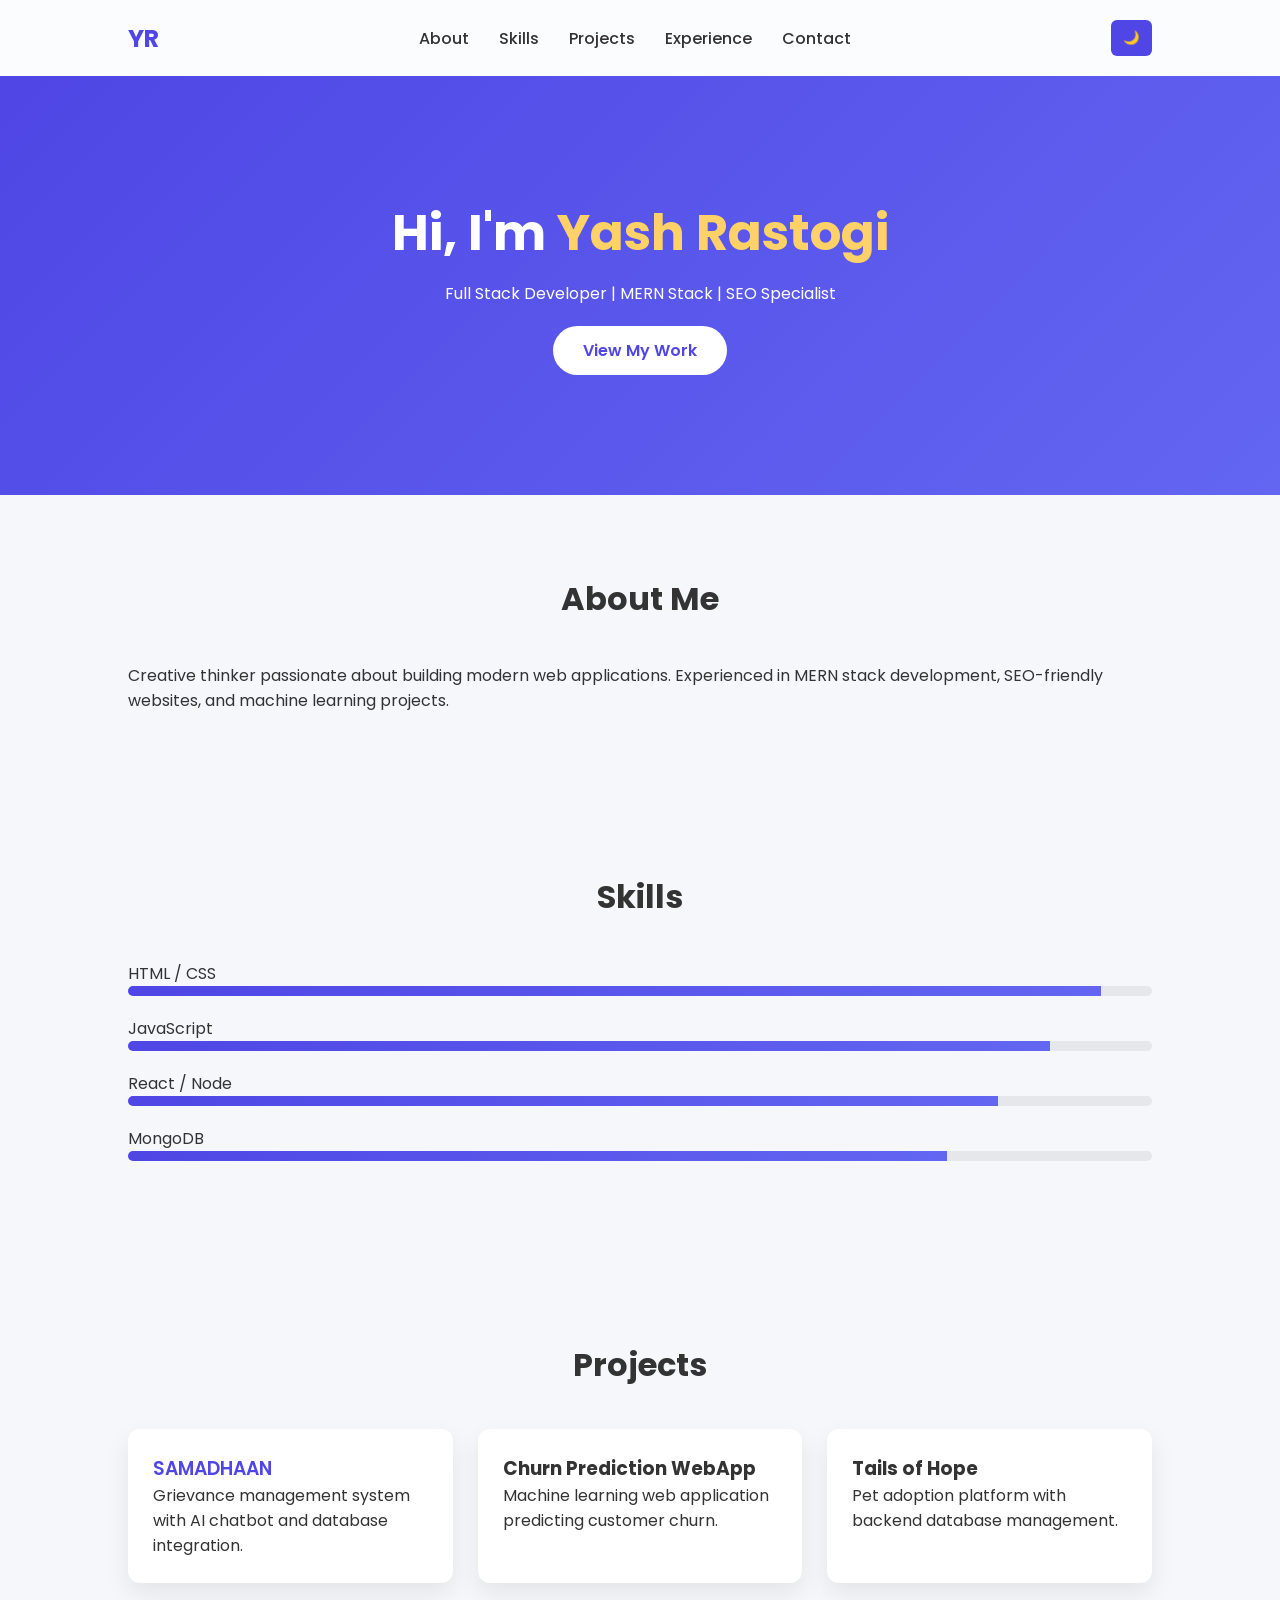
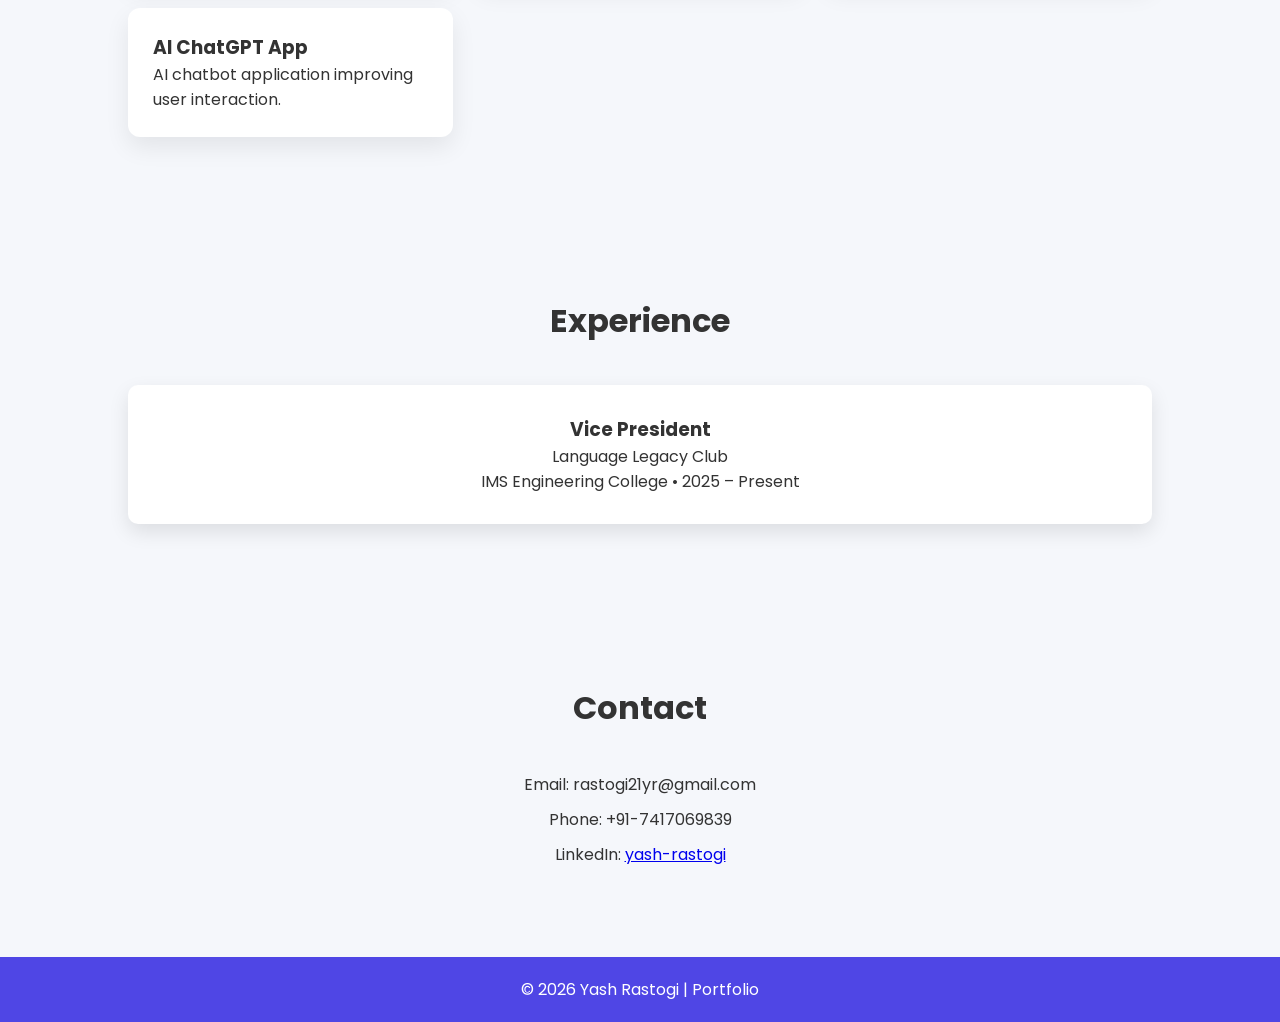
<file: portfolio sgt/index.html>
<!DOCTYPE html>
<html lang="en">
<head>

<meta charset="UTF-8">
<meta name="viewport" content="width=device-width, initial-scale=1.0">

<title>Yash Rastogi Portfolio</title>

<link rel="stylesheet" href="style.css">

<link href="https://fonts.googleapis.com/css2?family=Poppins:wght@300;400;500;600;700&display=swap" rel="stylesheet">

</head>

<body>

<header>

<nav class="navbar">

<h2 class="logo">YR</h2>

<ul class="nav-links">
<li><a href="#about">About</a></li>
<li><a href="#skills">Skills</a></li>
<li><a href="#projects">Projects</a></li>
<li><a href="#experience">Experience</a></li>
<li><a href="#contact">Contact</a></li>
</ul>

<button id="themeToggle">🌙</button>

</nav>

<div class="hero">

<h1>Hi, I'm <span>Yash Rastogi</span></h1>

<p>Full Stack Developer | MERN Stack | SEO Specialist</p>

<a href="#projects" class="btn">View My Work</a>

</div>

</header>

<section id="about" class="section">

<h2>About Me</h2>

<p>
Creative thinker passionate about building modern web applications.  
Experienced in MERN stack development, SEO-friendly websites, and machine learning projects.
</p>

</section>

<section id="skills" class="section">

<h2>Skills</h2>

<div class="skill">

<p>HTML / CSS</p>
<div class="bar"><span style="width:95%"></span></div>

</div>

<div class="skill">

<p>JavaScript</p>
<div class="bar"><span style="width:90%"></span></div>

</div>

<div class="skill">

<p>React / Node</p>
<div class="bar"><span style="width:85%"></span></div>

</div>

<div class="skill">

<p>MongoDB</p>
<div class="bar"><span style="width:80%"></span></div>

</div>

</section>

<section id="projects" class="section">

<h2>Projects</h2>

<div class="project-container">

<div class="project-card">

<h3>
<a href="https://samadhaan.great-site.net/index.html?i=1" 
target="_blank" 
class="project-link">
SAMADHAAN
</a>
</h3>

<p>Grievance management system with AI chatbot and database integration.</p>

</div>

<div class="project-card">
<h3>Churn Prediction WebApp</h3>
<p>Machine learning web application predicting customer churn.</p>
</div>

<div class="project-card">
<h3>Tails of Hope</h3>
<p>Pet adoption platform with backend database management.</p>
</div>

<div class="project-card">
<h3>AI ChatGPT App</h3>
<p>AI chatbot application improving user interaction.</p>
</div>

</div>

</section>

<section id="experience" class="section">

<h2>Experience</h2>

<div class="experience-card">

<h3>Vice President</h3>

<p>Language Legacy Club</p>

<p>IMS Engineering College • 2025 – Present</p>

</div>

</section>

<section id="contact" class="section">

<h2>Contact</h2>

<p>Email: rastogi21yr@gmail.com</p>

<p>Phone: +91-7417069839</p>

<p>LinkedIn: <a href="https://www.linkedin.com/in/yash-rastogi-4037152a5/"> yash-rastogi</a></p>

</section>

<footer>

<p>© 2026 Yash Rastogi | Portfolio</p>

</footer>

<script src="script.js"></script>

</body>
</html>
</file>
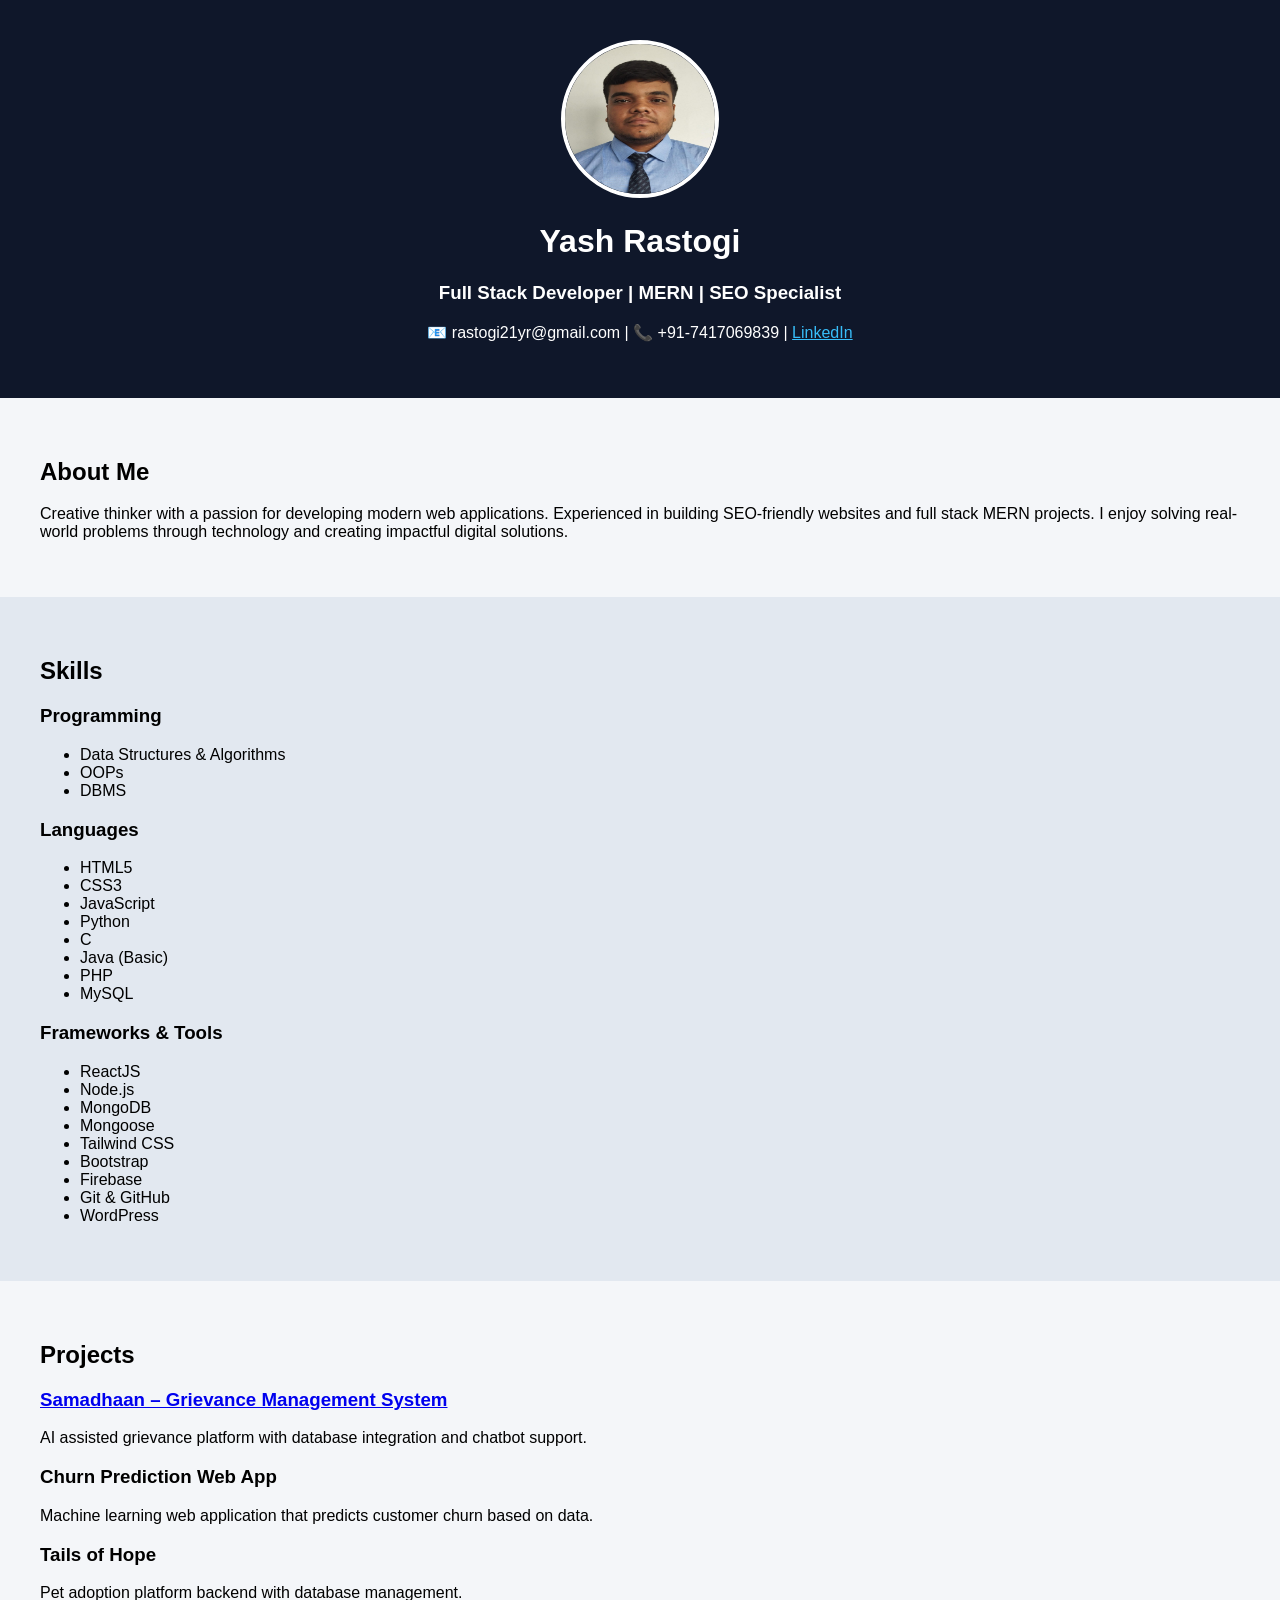
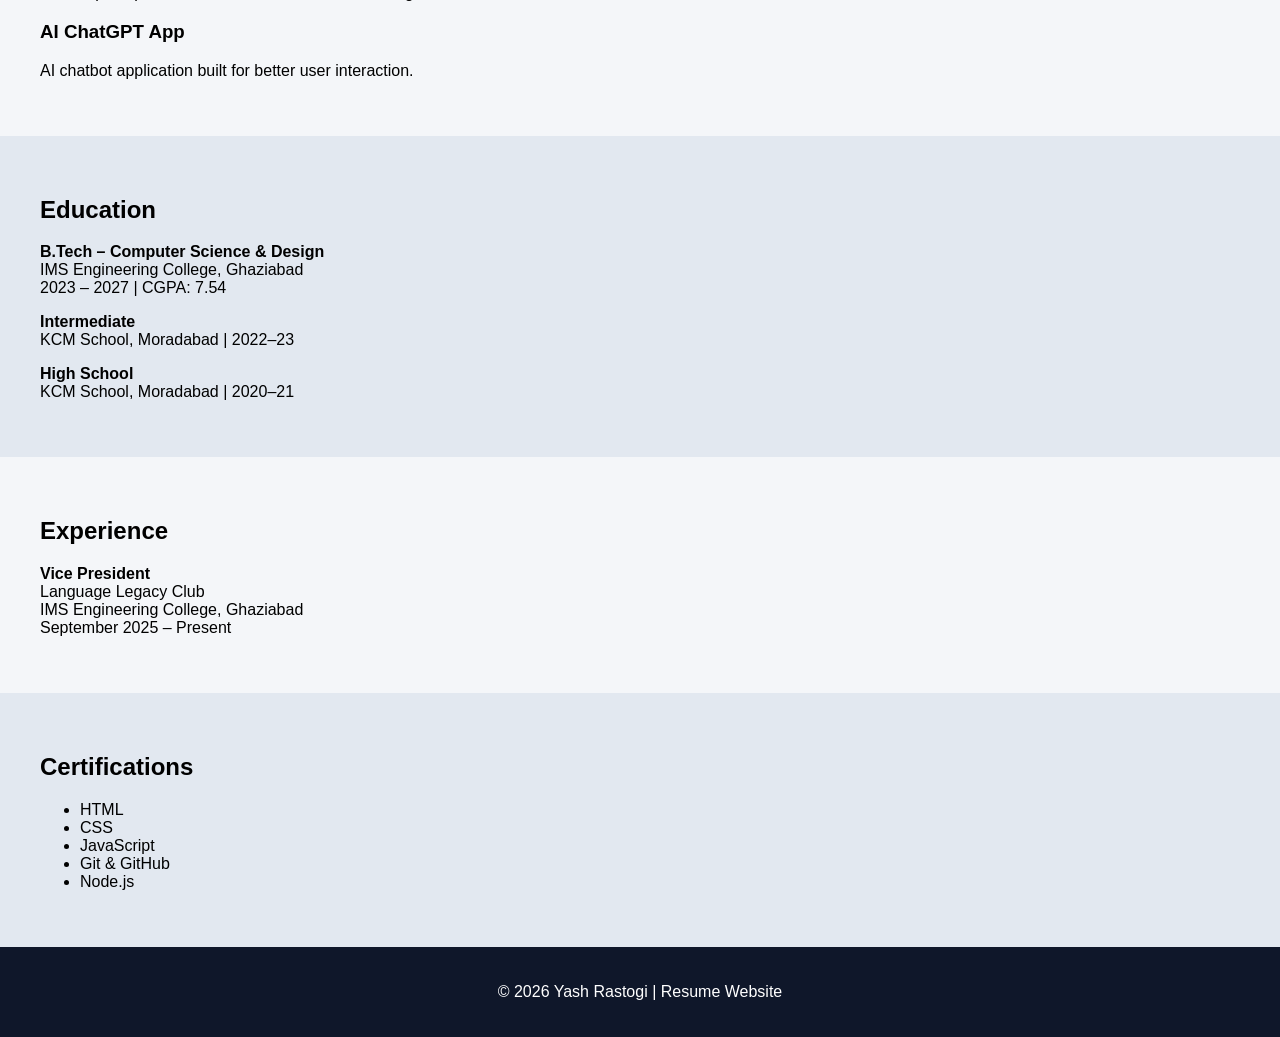
<file: resume website/index.html>
<!DOCTYPE html>
<html lang="en">
<head>
<meta charset="UTF-8">
<meta name="viewport" content="width=device-width, initial-scale=1.0">
<title>Yash Rastogi | Resume</title>
</head>

<body style="font-family: Arial, sans-serif; margin:0; background:#f4f6f9;">

<!-- HEADER -->
<header style="background:#0f172a; color:white; padding:40px; text-align:center;">
    <img src="yashpfp.jpg" alt="Profile Photo" width="150" height="150" style="border-radius:50%; border:4px solid white;">
    
    <h1>Yash Rastogi</h1>
    <h3>Full Stack Developer | MERN | SEO Specialist</h3>

    <p>
        📧 rastogi21yr@gmail.com |
        📞 +91-7417069839 |
        <a href="https://linkedin.com/in/yash-rastogi-4037152a5" style="color:#38bdf8;">LinkedIn</a>
    </p>
</header>

<!-- ABOUT -->
<section style="padding:40px;">
<h2>About Me</h2>
<p>
Creative thinker with a passion for developing modern web applications.
Experienced in building SEO-friendly websites and full stack MERN projects.
I enjoy solving real-world problems through technology and creating impactful
digital solutions.
</p>
</section>

<!-- SKILLS -->
<section style="padding:40px; background:#e2e8f0;">
<h2>Skills</h2>

<h3>Programming</h3>
<ul>
<li>Data Structures & Algorithms</li>
<li>OOPs</li>
<li>DBMS</li>
</ul>

<h3>Languages</h3>
<ul>
<li>HTML5</li>
<li>CSS3</li>
<li>JavaScript</li>
<li>Python</li>
<li>C</li>
<li>Java (Basic)</li>
<li>PHP</li>
<li>MySQL</li>
</ul>

<h3>Frameworks & Tools</h3>
<ul>
<li>ReactJS</li>
<li>Node.js</li>
<li>MongoDB</li>
<li>Mongoose</li>
<li>Tailwind CSS</li>
<li>Bootstrap</li>
<li>Firebase</li>
<li>Git & GitHub</li>
<li>WordPress</li>
</ul>

</section>

<!-- PROJECTS -->
<section style="padding:40px;">
<h2>Projects</h2>

<h3>
<a href="https://samadhaan.great-site.net/index.html?i=1">
Samadhaan – Grievance Management System
</a>
</h3>
<p>
AI assisted grievance platform with database integration and chatbot support.
</p>

<h3>Churn Prediction Web App</h3>
<p>
Machine learning web application that predicts customer churn based on data.
</p>

<h3>Tails of Hope</h3>
<p>
Pet adoption platform backend with database management.
</p>

<h3>AI ChatGPT App</h3>
<p>
AI chatbot application built for better user interaction.
</p>

</section>

<!-- EDUCATION -->
<section style="padding:40px; background:#e2e8f0;">
<h2>Education</h2>

<p>
<b>B.Tech – Computer Science & Design</b><br>
IMS Engineering College, Ghaziabad<br>
2023 – 2027 | CGPA: 7.54
</p>

<p>
<b>Intermediate</b><br>
KCM School, Moradabad | 2022–23
</p>

<p>
<b>High School</b><br>
KCM School, Moradabad | 2020–21
</p>

</section>

<!-- EXPERIENCE -->
<section style="padding:40px;">
<h2>Experience</h2>

<p>
<b>Vice President</b><br>
Language Legacy Club<br>
IMS Engineering College, Ghaziabad<br>
September 2025 – Present
</p>

</section>

<!-- CERTIFICATIONS -->
<section style="padding:40px; background:#e2e8f0;">
<h2>Certifications</h2>

<ul>
<li>HTML</li>
<li>CSS</li>
<li>JavaScript</li>
<li>Git & GitHub</li>
<li>Node.js</li>
</ul>

</section>

<!-- FOOTER -->
<footer style="background:#0f172a; color:white; text-align:center; padding:20px;">
<p>© 2026 Yash Rastogi | Resume Website</p>
</footer>

</body>
</html>
</file>
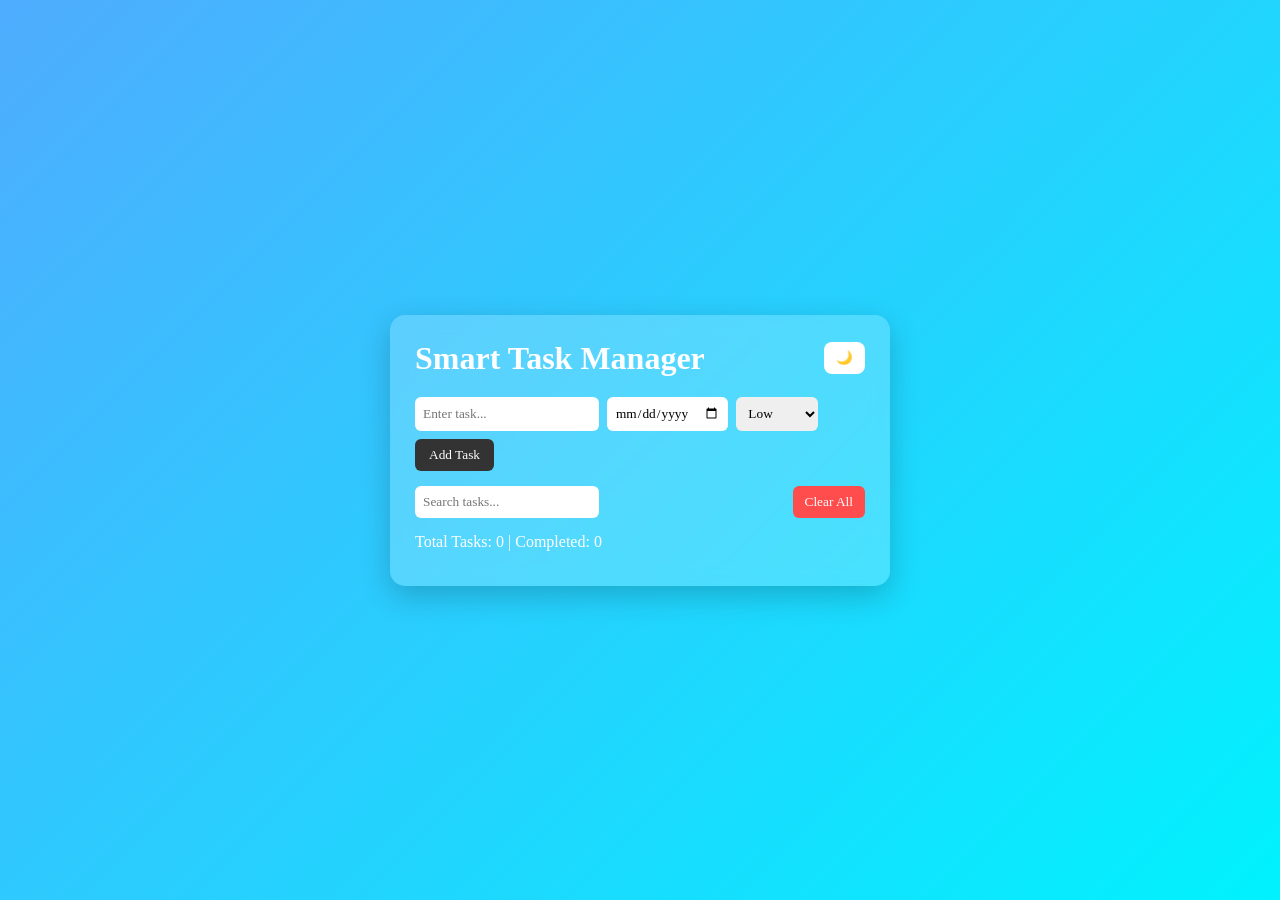
<file: todolist app sgt/index.html>
<!DOCTYPE html>
<html lang="en">

<head>
<meta charset="UTF-8">
<meta name="viewport" content="width=device-width, initial-scale=1.0">

<title>Smart Task Manager</title>

<link rel="stylesheet" href="style.css">

</head>

<body>

<div class="container">

<header>

<h1>Smart Task Manager</h1>

<button id="themeToggle">🌙</button>

</header>

<div class="input-section">

<input type="text" id="taskInput" placeholder="Enter task...">

<input type="date" id="dueDate">

<select id="priority">
<option value="low">Low</option>
<option value="medium">Medium</option>
<option value="high">High</option>
</select>

<button onclick="addTask()">Add Task</button>

</div>

<div class="toolbar">

<input type="text" id="search" placeholder="Search tasks..." onkeyup="renderTasks()">

<button onclick="clearAll()">Clear All</button>

</div>

<p class="counter">
Total Tasks: <span id="total">0</span> |
Completed: <span id="completed">0</span>
</p>

<ul id="taskList"></ul>

</div>

<script src="script.js"></script>

</body>
</html>
</file>
<file: portfolio sgt/style.css>
*{
margin:0;
padding:0;
box-sizing:border-box;
font-family:'Poppins',sans-serif;
scroll-behavior:smooth;
}

body{
background:#f5f7fb;
color:#333;
}

/* NAVBAR */

.navbar{
display:flex;
justify-content:space-between;
align-items:center;
padding:20px 10%;
background:rgba(255,255,255,0.6);
backdrop-filter:blur(10px);
position:sticky;
top:0;
z-index:1000;
}

.logo{
font-size:24px;
font-weight:700;
color:#4f46e5;
}

.nav-links{
display:flex;
gap:30px;
list-style:none;
}

.nav-links a{
text-decoration:none;
color:#333;
font-weight:500;
transition:0.3s;
}

.nav-links a:hover{
color:#4f46e5;
}

#themeToggle{
border:none;
background:#4f46e5;
color:white;
padding:8px 12px;
border-radius:6px;
cursor:pointer;
}

/* HERO */

.hero{
text-align:center;
padding:120px 20px;
background:linear-gradient(135deg,#4f46e5,#6366f1);
color:white;
}

.hero h1{
font-size:50px;
margin-bottom:10px;
}

.hero span{
color:#ffd166;
}

.hero p{
margin-bottom:20px;
}

.btn{
display:inline-block;
padding:12px 30px;
background:white;
color:#4f46e5;
text-decoration:none;
border-radius:30px;
font-weight:600;
transition:0.3s;
}

.btn:hover{
transform:scale(1.05);
}

/* SECTION */

.section{
padding:80px 10%;
}

.section h2{
text-align:center;
margin-bottom:40px;
font-size:32px;
}

/* SKILLS */

.skill{
margin-bottom:20px;
}

.bar{
background:#e5e7eb;
height:10px;
border-radius:20px;
overflow:hidden;
}

.bar span{
display:block;
height:100%;
background:linear-gradient(90deg,#4f46e5,#6366f1);
animation:grow 2s ease;
}

@keyframes grow{
from{width:0}
}

/* PROJECTS */

.project-container{
display:grid;
grid-template-columns:repeat(auto-fit,minmax(250px,1fr));
gap:25px;
}

.project-card{
background:white;
padding:25px;
border-radius:12px;
box-shadow:0 10px 25px rgba(0,0,0,0.08);
transition:0.3s;
}

.project-card:hover{
transform:translateY(-8px);
}

/* EXPERIENCE */

.experience-card{
background:white;
padding:30px;
border-radius:10px;
box-shadow:0 8px 20px rgba(0,0,0,0.1);
text-align:center;
}

/* CONTACT */

#contact{
text-align:center;
}

#contact p{
margin:10px 0;
}

/* FOOTER */

footer{
text-align:center;
padding:20px;
background:#4f46e5;
color:white;
}

/* DARK MODE */

.dark{
background:#111827;
color:white;
}

.dark .project-card,
.dark .experience-card{
background:#1f2937;
}

/* RESPONSIVE */

@media(max-width:768px){

.hero h1{
font-size:36px;
}

.nav-links{
display:none;
}

}
.project-link{
text-decoration:none;
color:#4f46e5;
font-weight:600;
transition:0.3s;
}

.project-link:hover{
color:#6366f1;
text-decoration:underline;
}
</file>
<file: todolist app sgt/style.css>
*{
margin:0;
padding:0;
box-sizing:border-box;
font-family:Segoe UI;
}

body{

height:100vh;
display:flex;
justify-content:center;
align-items:center;
background:linear-gradient(135deg,#4facfe,#00f2fe);

}

.container{

width:500px;
max-width:95%;
padding:25px;

background:rgba(255,255,255,0.2);
backdrop-filter:blur(10px);

border-radius:15px;
box-shadow:0 10px 30px rgba(0,0,0,0.2);

}

header{

display:flex;
justify-content:space-between;
align-items:center;
margin-bottom:20px;

}

header h1{

color:#fff;

}

#themeToggle{

border:none;
background:white;
padding:8px 12px;
border-radius:8px;
cursor:pointer;

}

.input-section{

display:flex;
gap:8px;
flex-wrap:wrap;
margin-bottom:15px;

}

.input-section input,
.input-section select{

padding:8px;
border:none;
border-radius:6px;

}

.input-section button{

background:#333;
color:white;
border:none;
padding:8px 14px;
border-radius:6px;
cursor:pointer;

}

.toolbar{

display:flex;
justify-content:space-between;
margin-bottom:15px;

}

.toolbar input{

padding:8px;
border:none;
border-radius:6px;

}

.toolbar button{

background:#ff4d4d;
color:white;
border:none;
padding:8px 12px;
border-radius:6px;

}

.counter{

color:white;
margin-bottom:10px;

}

ul{

list-style:none;

}

li{

background:white;
padding:12px;
margin-bottom:10px;
border-radius:8px;

display:flex;
justify-content:space-between;
align-items:center;

animation:slideIn 0.3s ease;

}

li.completed span{

text-decoration:line-through;
color:gray;

}

.priority-high{

border-left:6px solid red;

}

.priority-medium{

border-left:6px solid orange;

}

.priority-low{

border-left:6px solid green;

}

.task-info{

flex:1;

}

.task-date{

font-size:12px;
color:#555;

}

li button{

border:none;
background:red;
color:white;
padding:5px 10px;
border-radius:5px;

}

@keyframes slideIn{

from{

opacity:0;
transform:translateX(-20px);

}

to{

opacity:1;
transform:translateX(0);

}

}

/* DARK MODE */

.dark{

background:#121212;

}

.dark .container{

background:#1f1f1f;

}

.dark li{

background:#2b2b2b;
color:white;

}

.dark header h1{

color:white;

}
</file>
